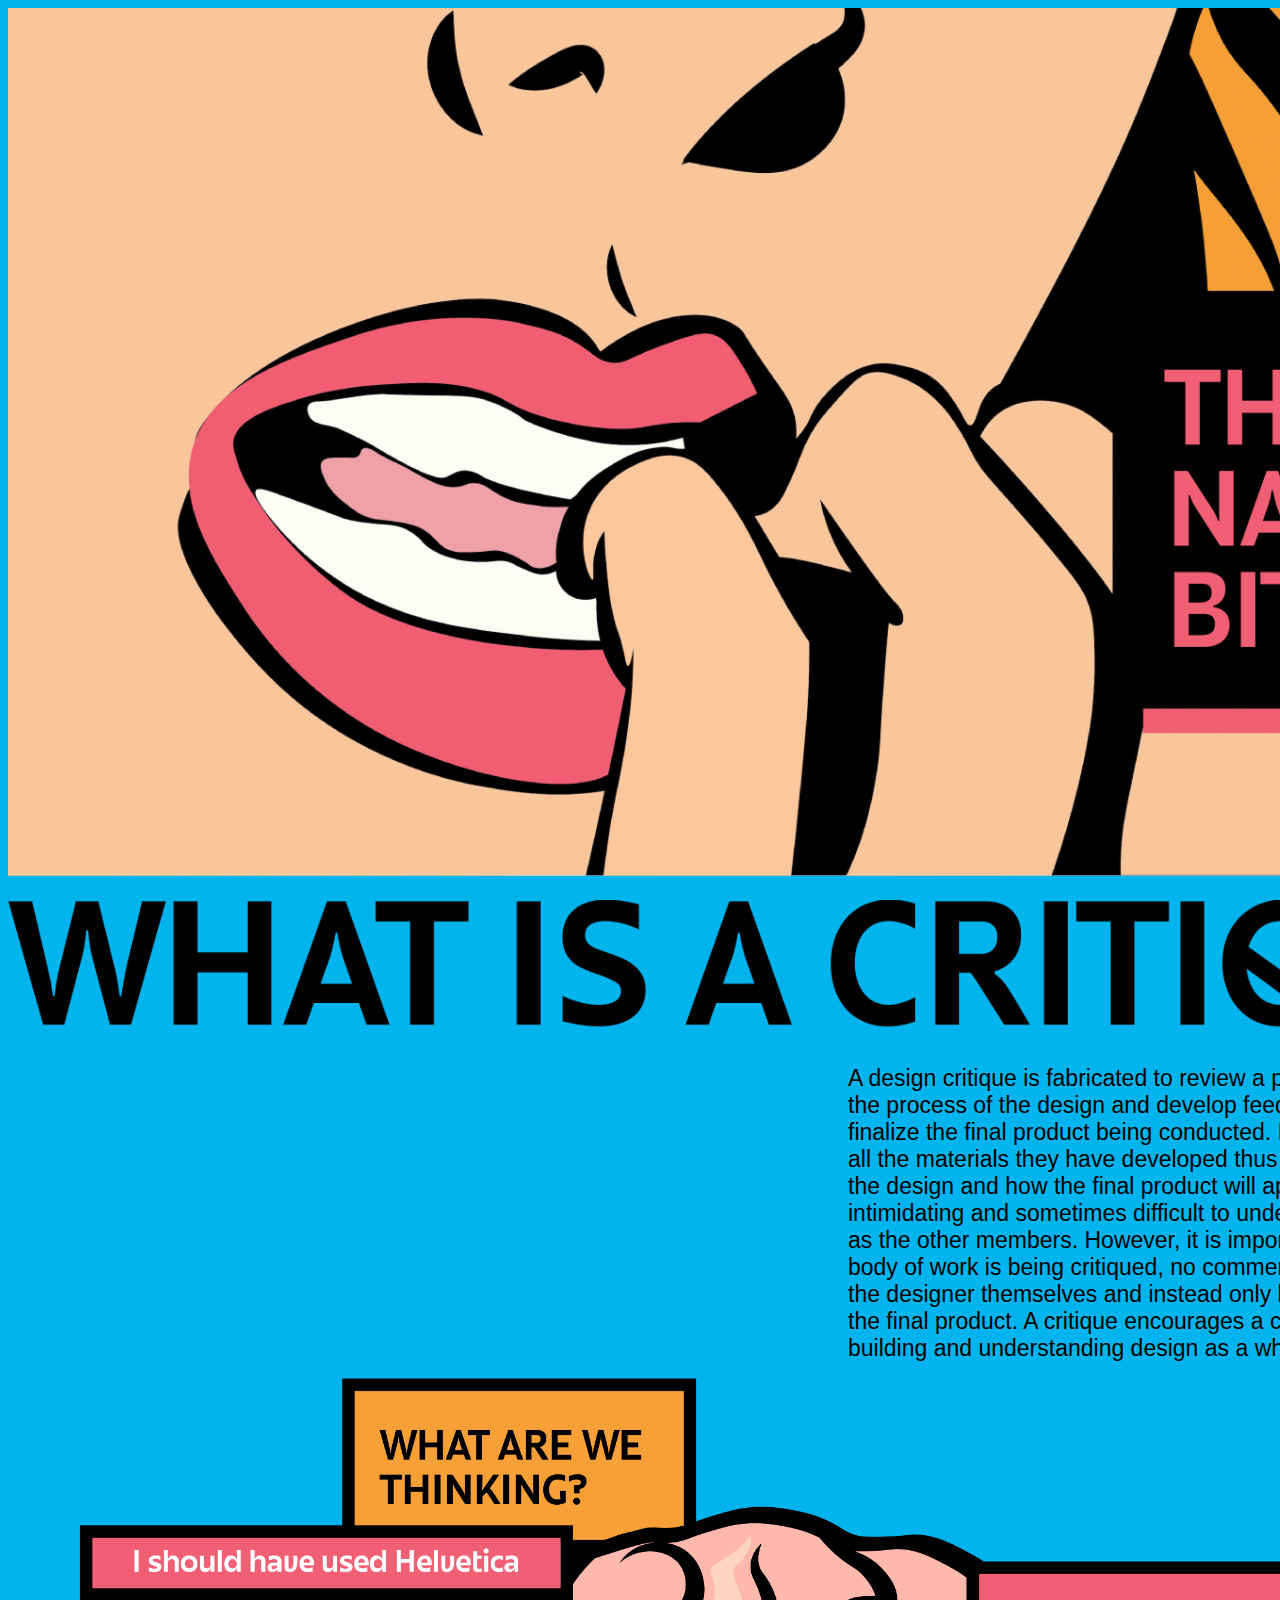
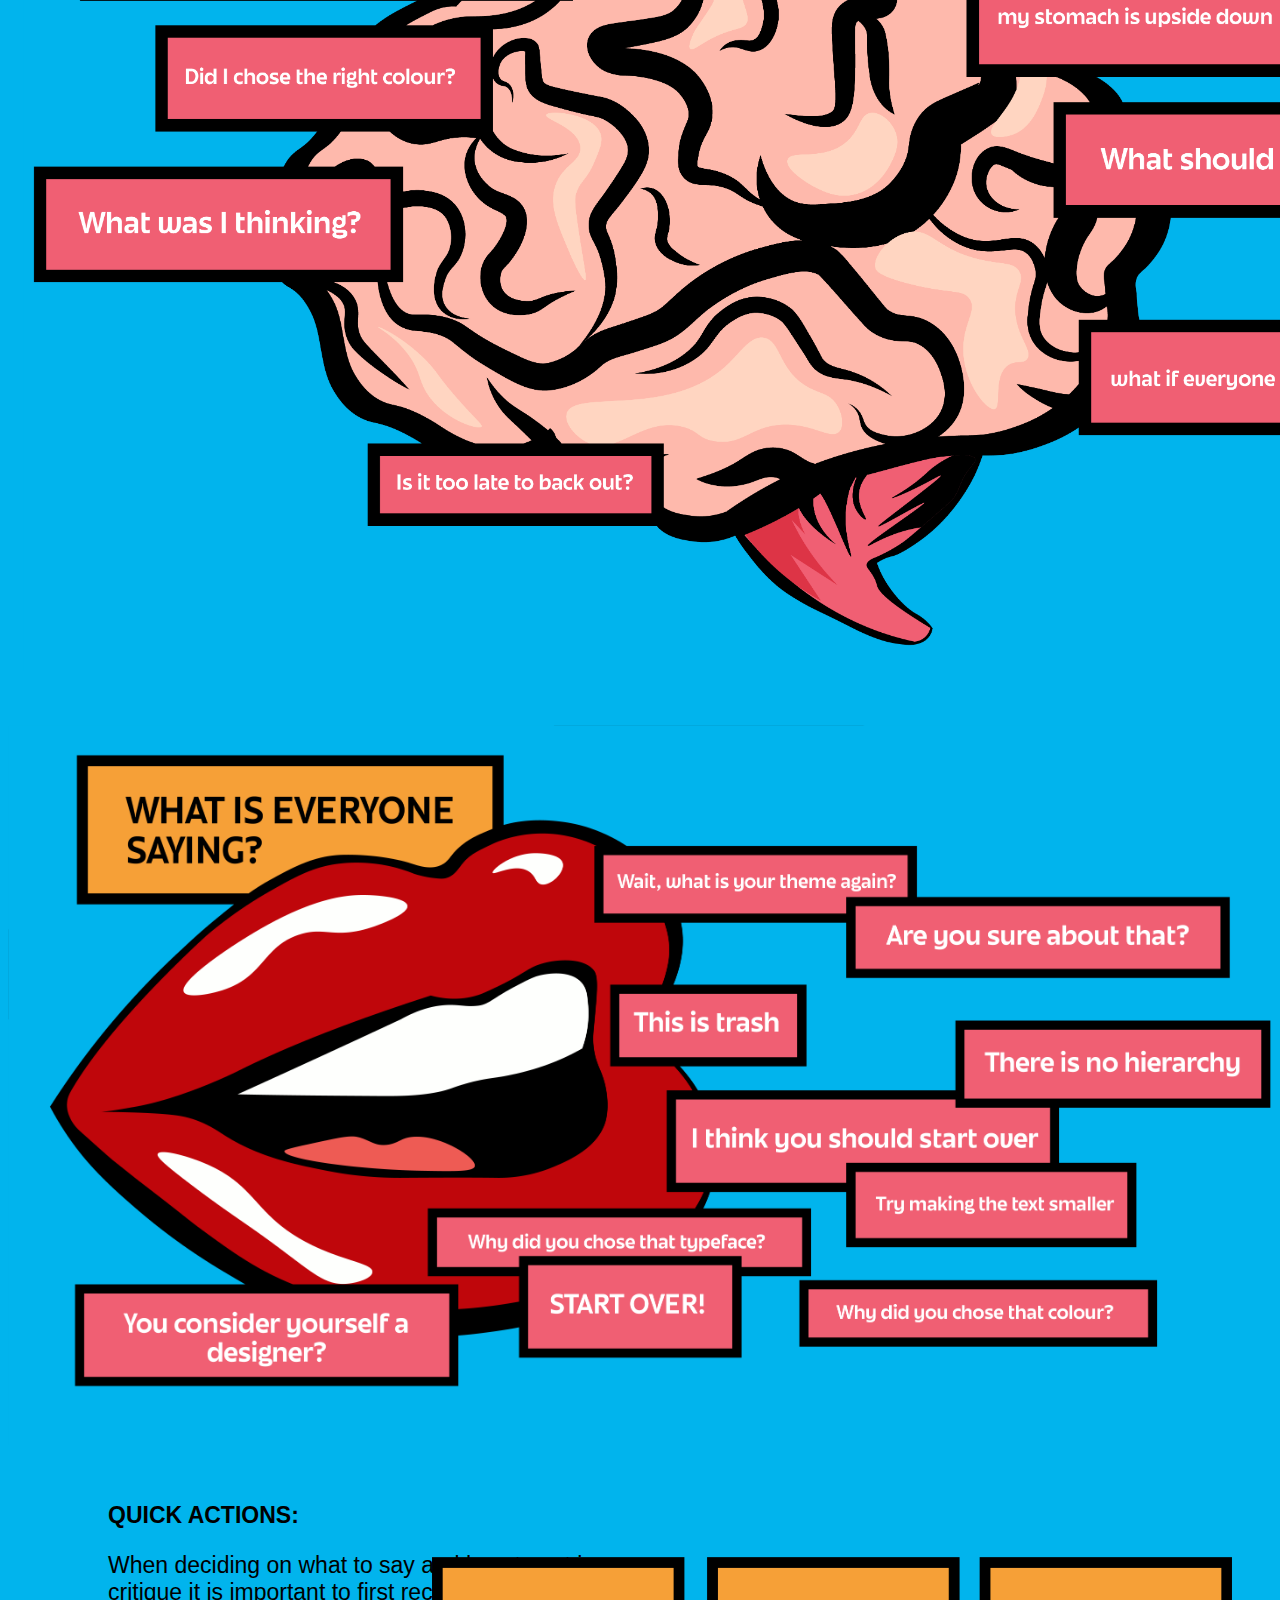
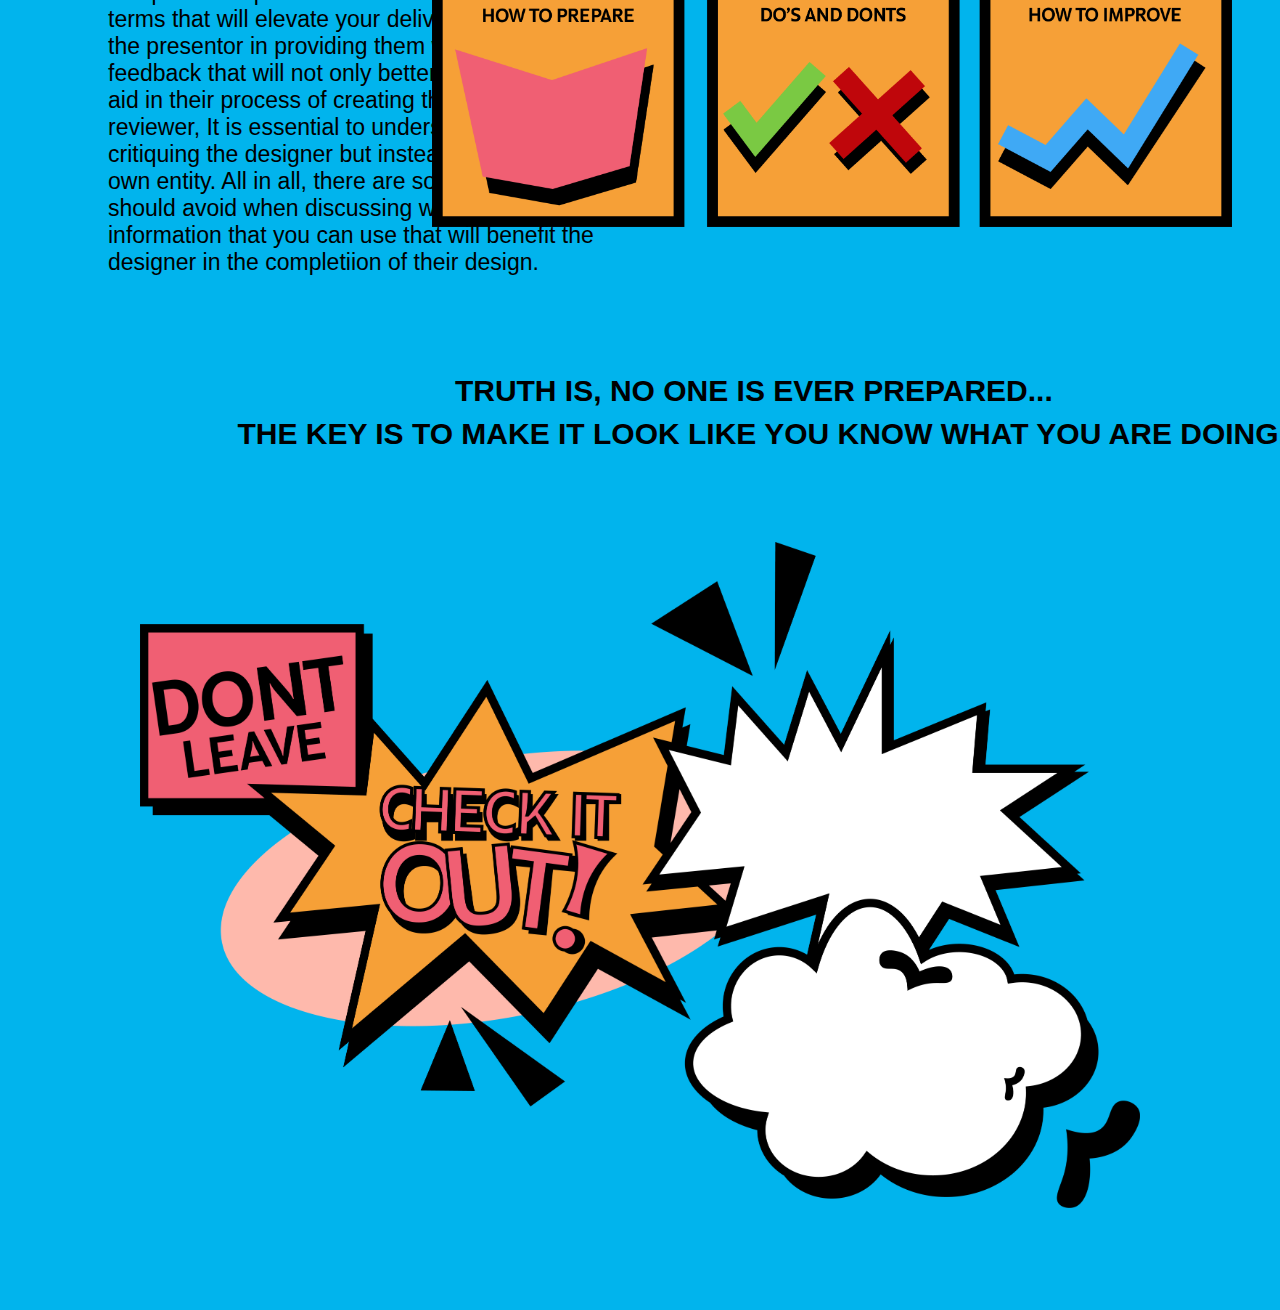
<file: index.html>
<!doctype html>
<html>
	<title>nailbiter</title>
<meta charset="UTF-8">
	 
	<link href="class_critique.css" rel="stylesheet" type="text/css"> 
	
<body style="background-color: #01B4ED">


<img src="images/nailbiter head.png" width="1645"  alt=""/>
	
<img src="images/Whatisacritique.png" width="1640" style="margin-top: 20px" alt=""/>


<div class="bodytext1">
  <p>A design critique is fabricated to review a piece of work created to further the process of the design and develop feedback from others to better finalize the final product being conducted. In a critique, the designer brings all the materials they have developed thus far explaining how they conduct the design and how the final product will appear. A critique can be intimidating and sometimes difficult to understand as both the designer and as the other members. However, it is important to remember that when a body of work is being critiqued, no comments should be taken personally to the designer themselves and instead only be used in good honour to better the final product. A critique encourages a collaborative apprach to team building and understanding design as a whole. </p> 
</div>
	
	<br><br>
	
<div class="brainimage">
	<img class="image1 front" src="images/Brain_graphic.png" height="900" alt=""/>
	<img class="image2 designstudent" src="images/why_am_I_designer.png" height="800" alt=""/> 
	</div> 

<section class="spacebox"></section>
<div class="spacebox">
</div>

<header></header>
<div class="content2"> &nbsp;</div>

<div class="lipsgraphic">
	<img class="lipsimage1 lipsfront" src="images/lips_graphic.png" height="720px" alt="lips"/>
	<img class="lipsimage2 lipsgraphicc" src="images/lips_graphic2.png" height="720px" alt="lipstext"/> 
</div> 
	
	<br><br><br><br><br><br>


<div class="imgmap"><img src="images/bottomtags.png" width="800" alt="How to prepare, Do's and Dont's, How to improve" usemap="#workmap"/>
  <map name="workmap">
    <area shape="rect" coords="279,-1,525,280" alt="how to prepare" href="do'sanddont's.html">
	<area shape="rect" coords="549,-1,795,280" alt="do's and dont's" href="howtoimprove.html">
	<area shape="rect" coords="6,1,252,282" alt="how to improve" href="howtoprepare.html">
  </map>

<map name= "information" >
	<area shape="" coords="" href="information.html" alt="information.html">
  </map>
</div>
	
<br><br><br><br><br><br>

<div class="bodytext2">
  <p><strong>QUICK ACTIONS:&nbsp;&nbsp;</strong></p>
  <p>When deciding on what to say and how to act in a critique it is important to first recognize some key terms that will elevate your deliverable and also aid the presentor in providing them with effective feedback that will not only better their design, but also aid in their process of creating the final product. As a reviewer, It is essential to understand that you are not critiquing the designer but instead, the work as its own entity. All in all, there are some key words you should avoid when discussing wok and also key information that you can use that will benefit the designer in the completiion of their design.&nbsp; &nbsp; &nbsp; &nbsp; &nbsp; &nbsp; &nbsp; &nbsp; &nbsp; &nbsp; &nbsp; </p> 
	</div>

<br><br><br><br><br><br><br><br><br>

<div class="footer"> 
  <p> <strong> TRUTH IS, NO ONE IS EVER PREPARED...&nbsp;</strong></p>
  <p><strong>&nbsp;THE KEY IS TO MAKE IT LOOK LIKE YOU KNOW WHAT YOU ARE DOING. </strong> </p>
</div>
	
	<br><br><br><br>

<div class="checkitout">
	<img src="images/checkitout.png" width="1000" alt="check out alternative pages"/> 
	</div>
	
<br><br><br><br><br>
	
</body>
</html>
</file>
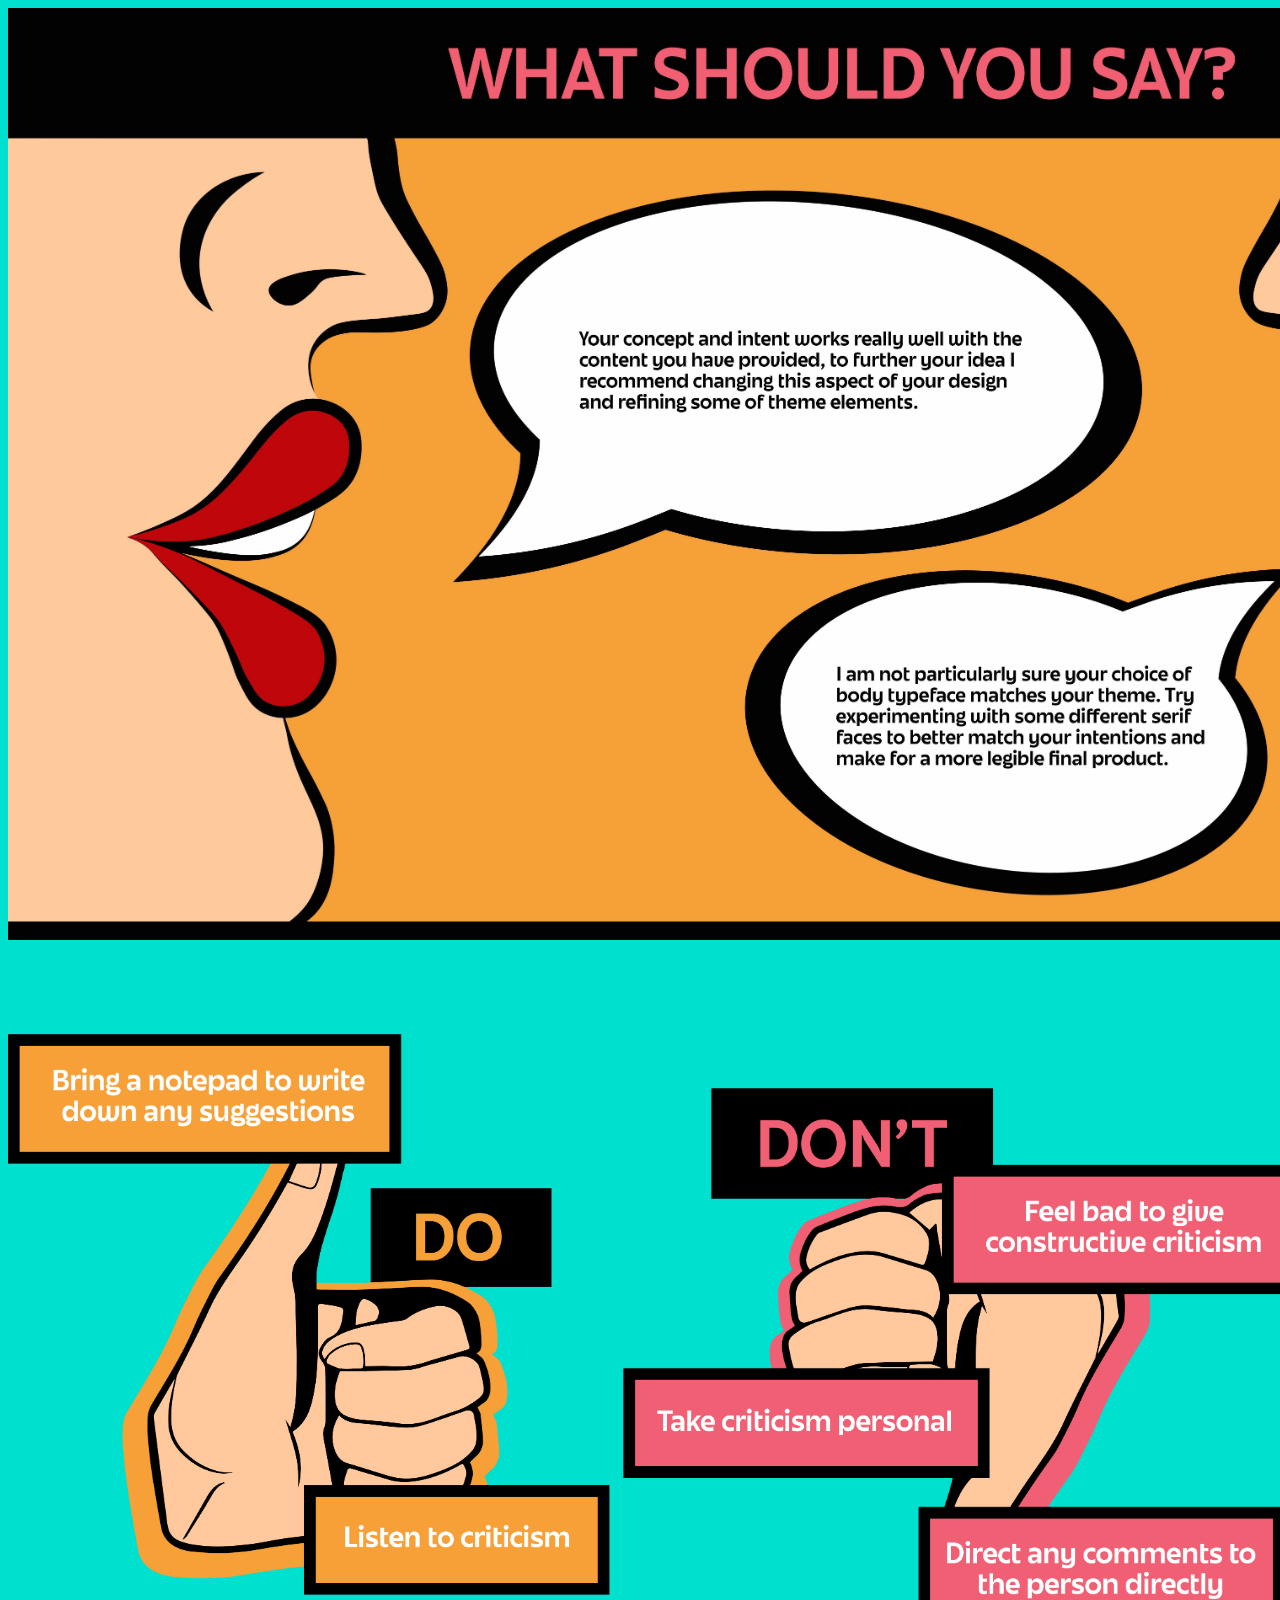
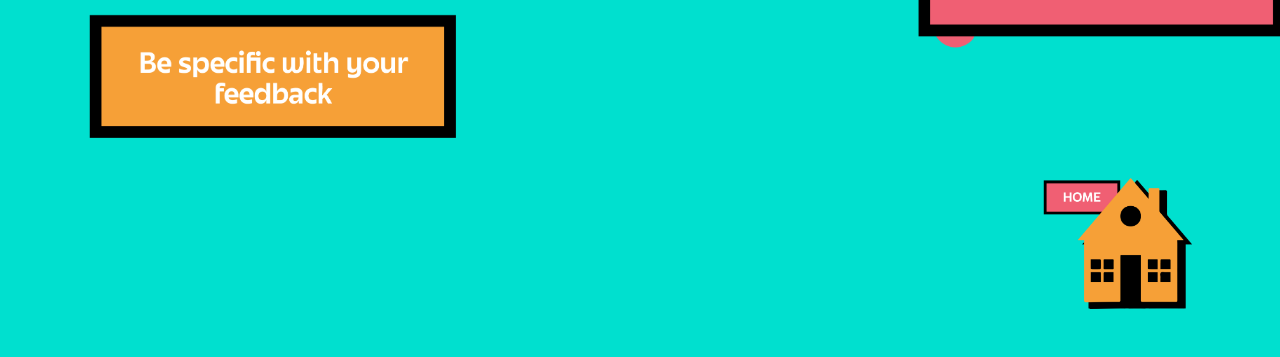
<file: do'sanddont's.html>
<!doctype html>
<html>
<head>
<meta charset="UTF-8">
<title>Do'sandDont's</title>
</head>	
	
	<link href="class_critique.css" rel="stylesheet" type="text/css"> 
	<link href="index.html"> 
	<link href="howtoimprove.html"> 
	<link href="howtoprepare.html"> 
	
<body style="background-color: #00E0CF">
	
<div class="what2say"> <img src="images/WhatShouldISay.jpg" width="1670" alt="what should isay?"/> </div>

	<br><br><br><br><br>
	
<div class="DoDont"><img src="images/Do&Dont.png" width="1300" alt="Do's and Don'ts for a design Critique"/></div>

<br><br>

		
<div class="homebutton"><img src="images/house.png" width="150" alt="home page" usemap="#workmap2">
  <map name="workmap2">  
    <area shape="rect" coords="-1,-3,150,132" alt="home page" href="index.html" usemap="workmap2">
  </map>
</div>

<br><br>

</body>
</html>
</file>
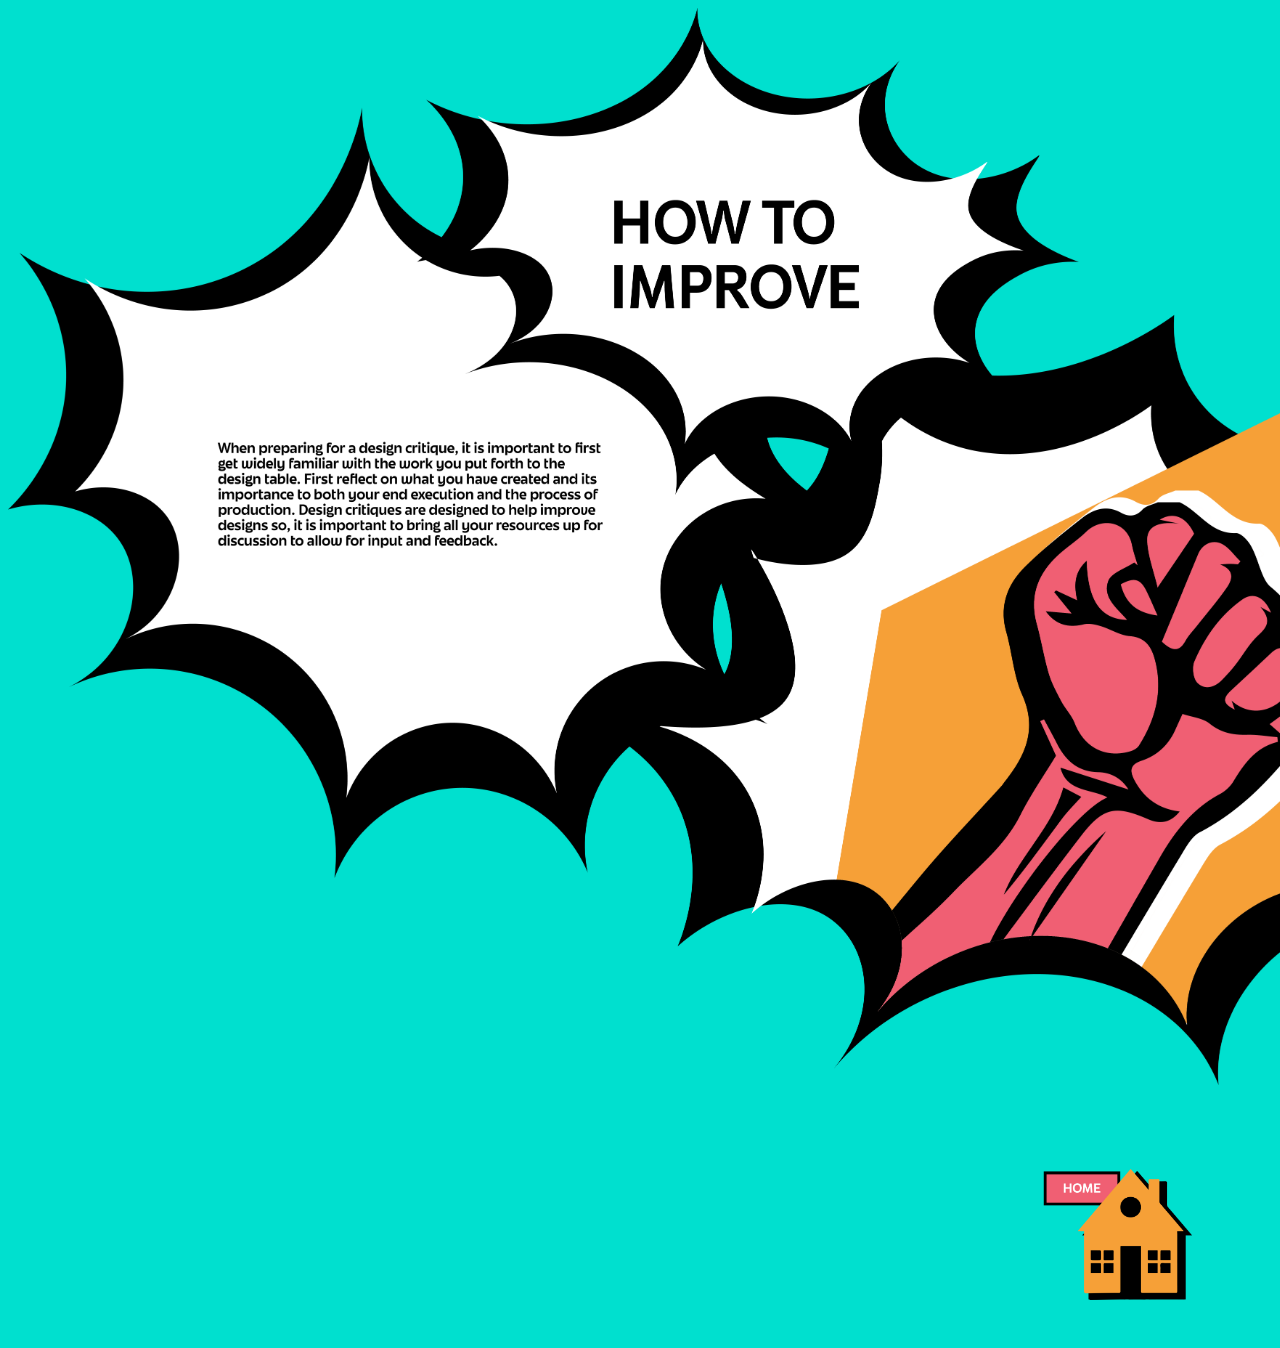
<file: howtoimprove.html>
<!doctype html>
<html>
<head>
<meta charset="UTF-8">
<title>howtoimprove</title>
	<link href="class_critique.css" rel="stylesheet" type="text/css"> 
	<link href="index.html"> 
	<link href="howtoprepare.html"> 
	<link href="do'sanddont's.html"> 
</head>

<body style="background-color: #00E0CF">
	
	<div class="how2improve"><img src="images/how_to_improve.png" width="1600" alt="how to improve:When preparing for a design critique, it is important to first get widely familiar with the work you put forth to the design table. First reflect on what you have created and its importance to both your end execution and the process of production. Design critiques are designed to help improve designs so, it is important to bring all your resources up for discussion to allow for input and feedback."/></div>

	
<div class="homebutton"><img src="images/house.png" width="150" alt="home page" usemap="#workmap2">
  <map name="workmap2">  
    <area shape="rect" coords="-1,-3,150,132" alt="home page" href="index.html" usemap="workmap2">
  </map>
</div>

<br><br>
</body>
</html>
</file>
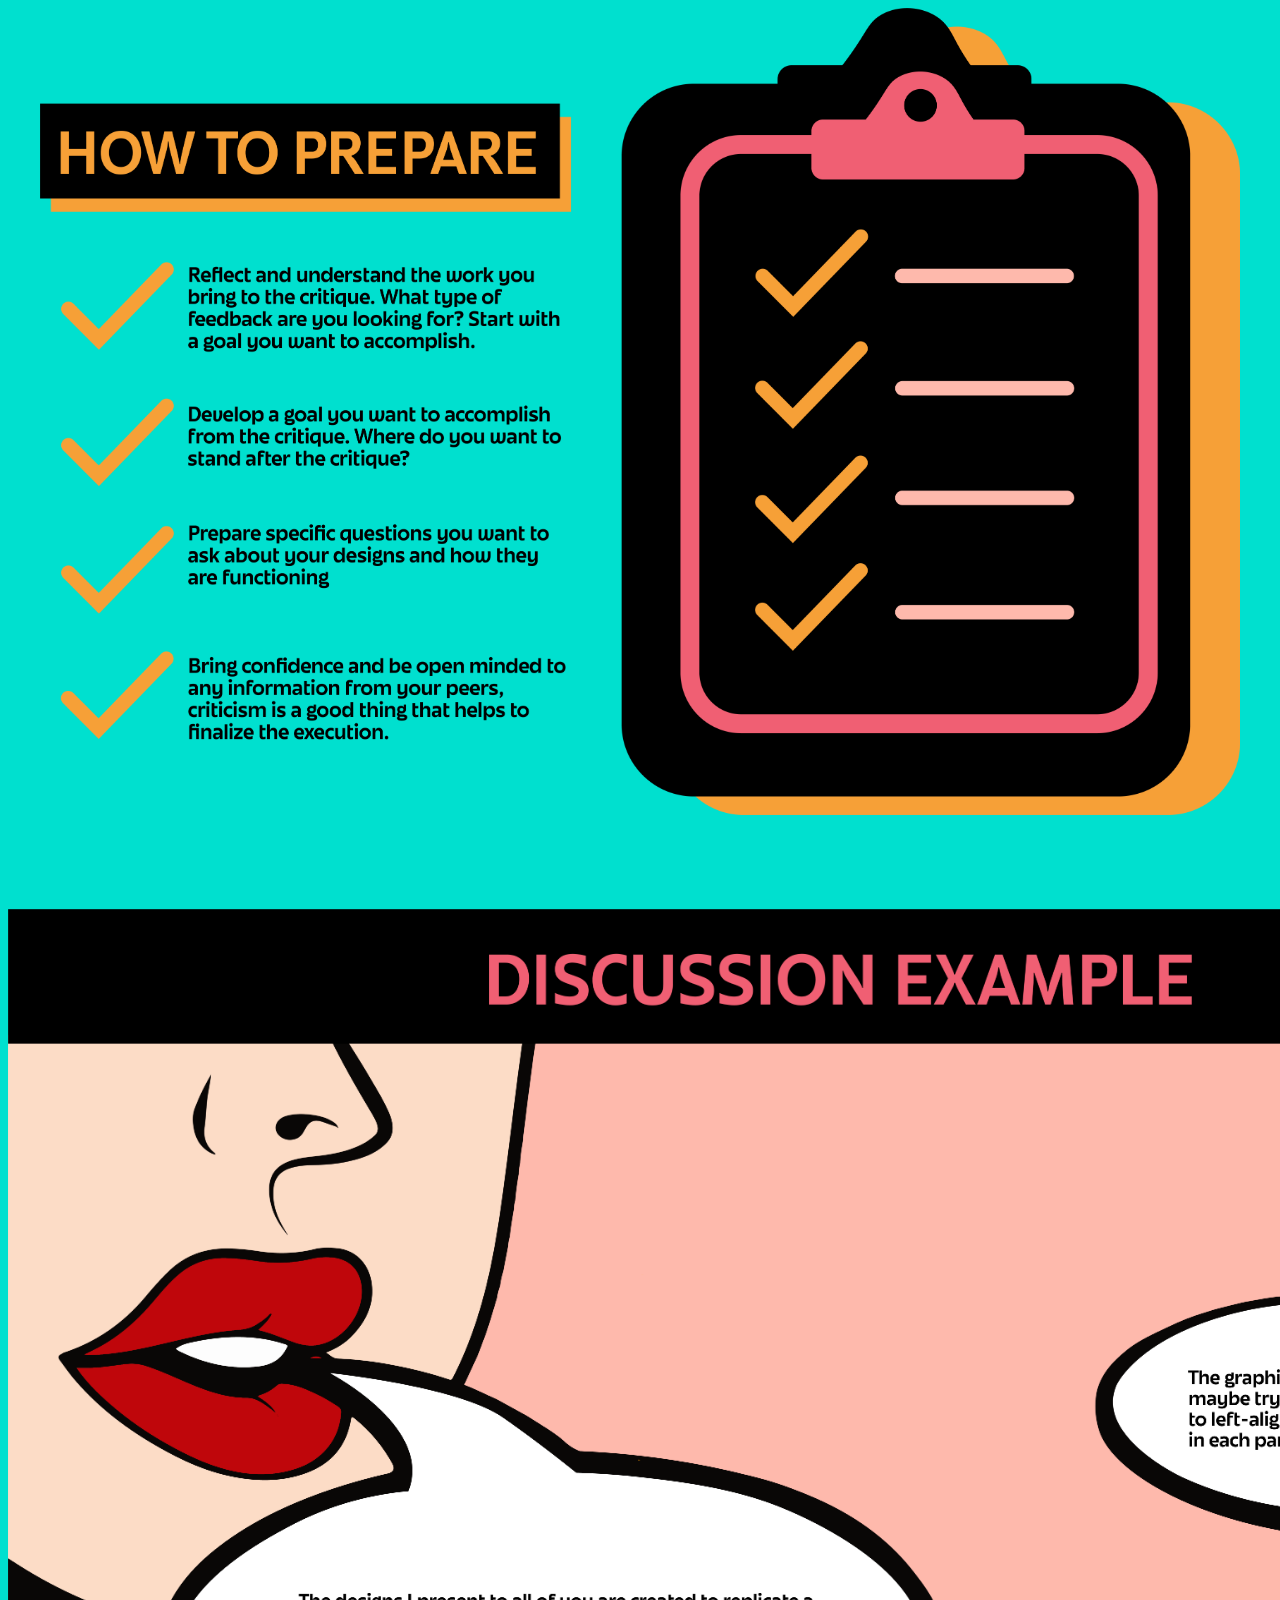
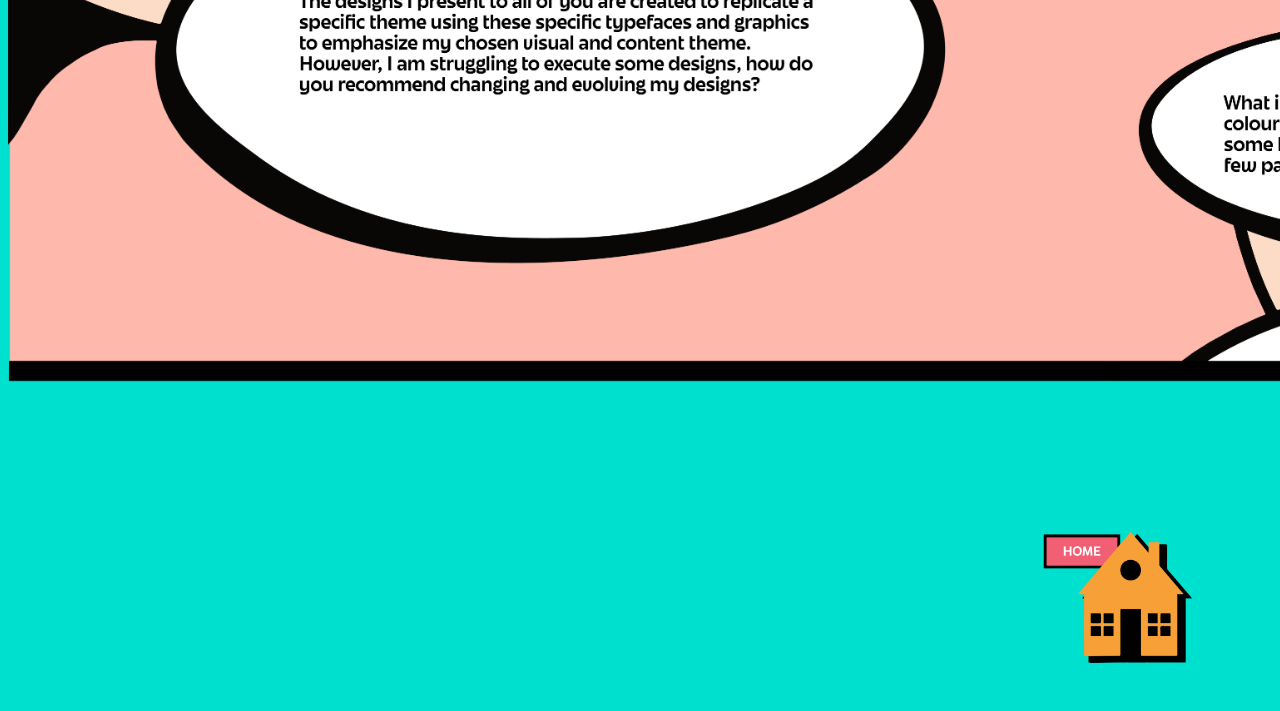
<file: howtoprepare.html>
<!doctype html>
<html>
<head>
<meta charset="UTF-8">
	<link href="class_critique.css" rel="stylesheet" type="text/css"> 
	<link href="index.html"> 
	<link href="do'sanddont's.html"> 
	<link href="do'sanddont's.html"> 
	
<title>howtoprepare</title>
</head>

<body style="background-color: #00E0CF">
	
<div class="preparegraphic"><img src="images/how2prepareinfo.png" width="1200" alt="how to prepare"/> 
</div>

	<br><br><br><br><br>

<div><img src="images/Talking discussion.png" width="1665" alt=""/>
</div>
	
<div class="homebutton"><img src="images/house.png" width="150" alt="home page" usemap="#workmap2">
  <map name="workmap2">  
    <area shape="rect" coords="-1,-3,150,132" alt="home page" href="index.html" usemap="workmap2">
  </map>
</div>

<br><br>
	
</body>
</html>
</file>
<file: class_critique.css>
.heading1 {
	color: black; 
	font-family: "Gill Sans", "Gill Sans MT", "Myriad Pro", "DejaVu Sans Condensed", Helvetica, Arial, "sans-serif";
	margin: auto;
    height: 200px;
    width: 900px;
	font-size: 80px;
	text-align: center;
}

.bodytext1 {
    height: 270px;
    width: 770px;
	margin-left: 840px; 
	font-size: 23px;
	font-family: "Gill Sans", "Gill Sans MT", "Myriad Pro", "DejaVu Sans Condensed", Helvetica, Arial, "sans-serif"
}

.brainimage { 
text-align: center!important; 
position: relative
}

.image1 {
	position: relative; 
}

.image2 {
	position: absolute; 
	left: 270px;
	top: 100px;
}

.imgpopup {
	transition: transform .5s;
}
.imgpopup:hover {
	transform: scale(2.5);
}

.front {
	z-index: 6; 
}

.front:hover {
	z-index: 1; 
}

.designstudent {
	z-index: 2;
}

.designstudent:hover {
	z-index: 7;
}

.lipsgraphic { 
text-align: center!important; 
position: relative
}

.lipsimage1 {
	position: relative; 
}

.lipsimage2 {
	position: absolute; 
	left: 0px;
	top: 0px;
}

.lipsfront {
	z-index: 6; 
}

.lipsfront:hover {
	z-index: 1; 
}

.lipsgraphicc {
	z-index: 2;
}

.lipsgraphicc:hover {
	z-index: 7;
}

.content2 {
	 height: 50px;
     width: 900px;
}

.spacebox {
	text-align: center
}.bodytext

.Footer {
	color: black; 
	font-family: "Gill Sans", "Gill Sans MT", "Myriad Pro", "DejaVu Sans Condensed", Helvetica, Arial, "sans-serif"; 
	margin: auto;
    width: 1000px;
	font-size: 20px;
	text-align: center;
}

.footer {
	color: black; 
	font-family: "Gill Sans", "Gill Sans MT", "Myriad Pro", "DejaVu Sans Condensed", Helvetica, Arial, "sans-serif"; 
	margin: auto;
    width: 1500px;
	font-size: 30px;
	text-align: center;
	line-height: 13px;
}

.imgmap {
	text-align: right; 
}

.imgmap {
	position: relative; 
	z-indes: 6; 
	transition-duration: 0.2s;	
}

.imgmap:hover{
	position: relative; 
	z-index: 6;
	filter:drop-shadow(0 0 14px #FFFFFF);
}

.orangebutton {
	border-radius:30px; 
	background-color: #F6A037; 
	font-family: Impact, Haettenschweiler, 'Franklin Gothic Bold', 'Arial Black', 'sans-serif'; 
	font-size:25px;
	height: 80px; 
	width: 250px; 
}

.imgmap {
	text-align: right; 
	margin-right: 40px; 
}

.bodytext2 {
	height: 190px;
    width: 550px;
	margin-left: 100px; 
	margin-top: -460px;
	font-size: 23px; 
	margin-bottom: 100px;
	font-family: "Gill Sans", "Gill Sans MT", "Myriad Pro", "DejaVu Sans Condensed", Helvetica, Arial, "sans-serif"
}
.how2prepare {
	width: 500px;
	height: -200px; 
	margin-top: 160px; 
	margin-bottom: -328px;
	text-align:left; 
	color: black; 
	font-family: "Gill Sans", "Gill Sans MT", "Myriad Pro", "DejaVu Sans Condensed", Helvetica, Arial, "sans-serif";
	font-size: 22px;
	margin-left: 255px;
	placement: fixed; 
}

.preparegraphic {	
	text-align: center; 
}

.DoDont {
text-align: center!important; 
}

.fist {
	text-align: right;
	margin-top: -600px; 
	margin-bottom: 200px;
	margin-right: 150px;
}

.how2improve {
	margin-bottom: 80px;
}

.homebutton {
	text-align:right;
	margin-right: 80px;
}


.homebutton {
	position: relative; 
	z-indes: 6; 
	transition-duration: 0.2s;
}

.homebutton:hover{
	position: relative; 
	z-index: 6;
	filter:drop-shadow(0 0 14px #FFFFFF);
}

.checkitout {
	text-align: center;
}
</file>
